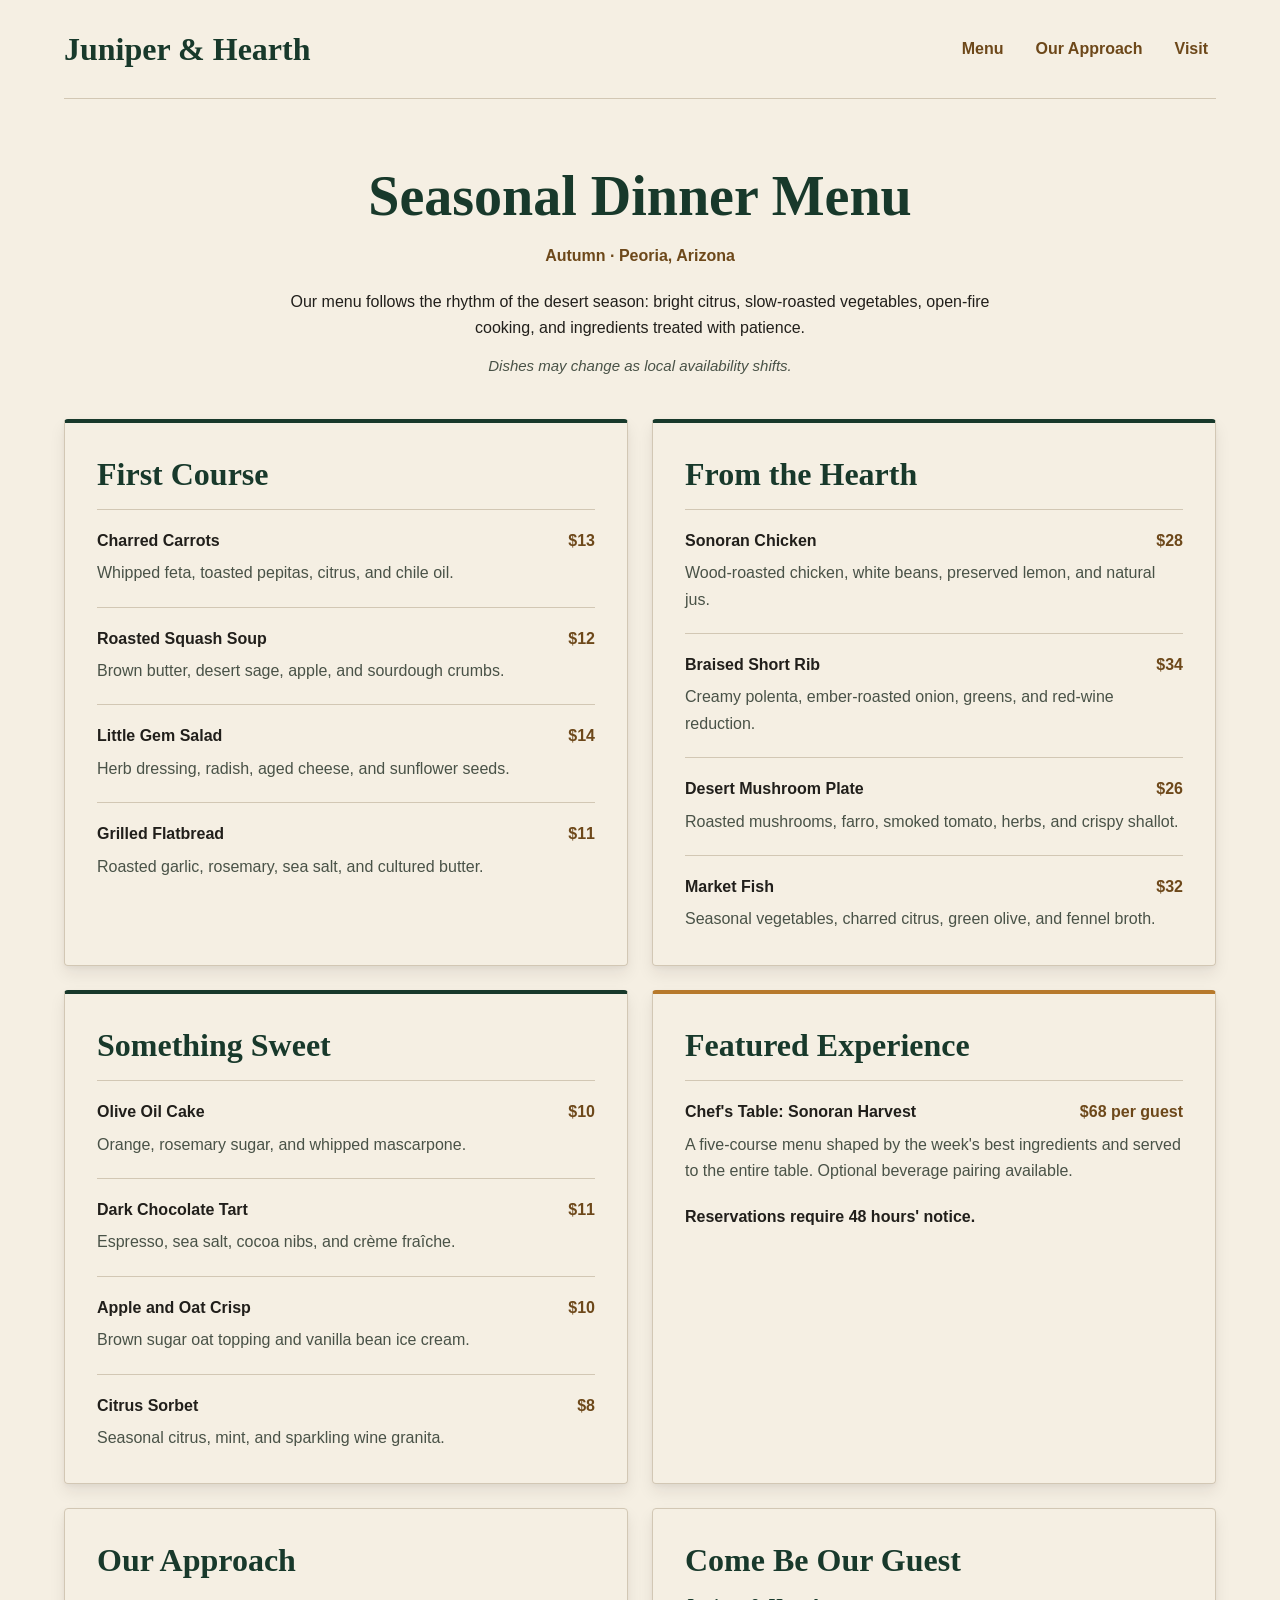
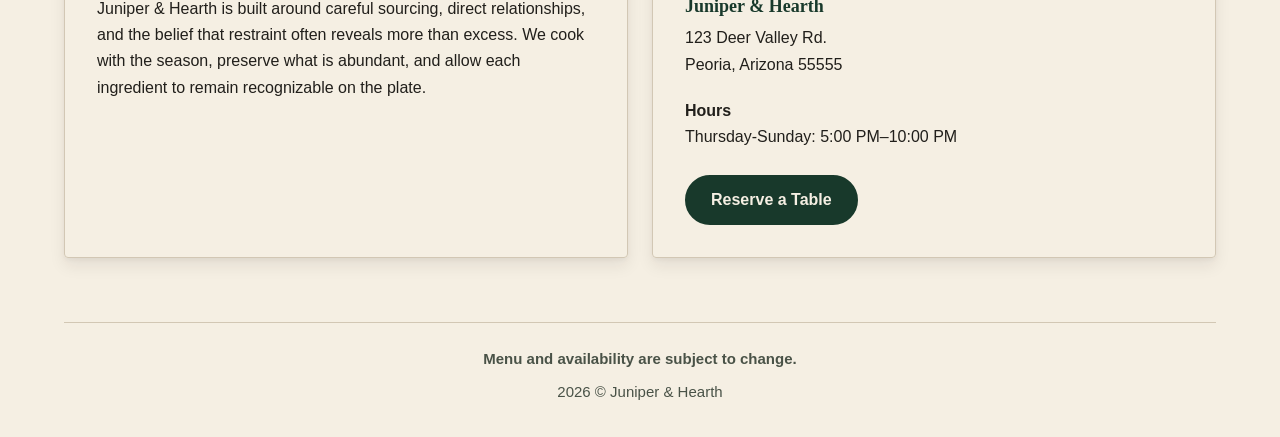
<file: index.html>
<!--
  Project: Seasonal Restaurant Menu
  File: index.html
  Author: Marco Bolden
  Purpose: Provides the semantic structure for the seasonal menu page.
-->

<!doctype html>
<html lang="en">
  <head>
    <meta charset="UTF-8" />
    <meta name="viewport" content="width=device-width, initial-scale=1.0" />
    <link rel="stylesheet" href="styles.css" />
    <title>Dinner Menu | Juniper & Hearth — Peoria, AZ</title>
  </head>
  <body>
    <!-- 1. Keyboard shortcut and primary navigation -->
    <a class="skip-link" href="#menu">Skip to menu</a>

    <header class="site-header">
      <p class="site-header__brand">Juniper &amp; Hearth</p>

      <nav class="site-nav" aria-label="Primary">
        <ul class="site-nav__list">
          <li><a class="site-nav__link" href="#menu">Menu</a></li>
          <li><a class="site-nav__link" href="#approach">Our Approach</a></li>
          <li><a class="site-nav__link" href="#visit">Visit</a></li>
        </ul>
      </nav>
    </header>

    <!-- 2. Menu introduction; tabindex allows skip-link focus without a Tab stop. -->
    <main class="menu" id="menu" tabindex="-1">
      <header class="menu-intro">
        <h1 class="menu-intro__title">Seasonal Dinner Menu</h1>

        <p class="menu-intro__location">
          Autumn <span aria-hidden="true">·</span> Peoria, Arizona
        </p>

        <p class="menu-intro__description">
          Our menu follows the rhythm of the desert season: bright citrus,
          slow-roasted vegetables, open-fire cooking, and ingredients treated
          with patience.
        </p>

        <p class="menu-intro__note">
          <em>Dishes may change as local availability shifts.</em>
        </p>
      </header>

      <!-- 3. Four menu cards: two columns on larger screens, one on smaller screens. -->
      <div class="menu__cards">
        <section class="menu-card" aria-labelledby="course-1">
          <h2 class="menu-card__title" id="course-1">First Course</h2>

          <dl class="menu-card__items">
            <div class="menu-card__item">
              <dt class="menu-card__item-heading">
                <span class="menu-card__name">Charred Carrots</span>
                <span class="menu-card__price">
                  <span class="visually-hidden">Price: </span>$13</span
                >
              </dt>

              <dd class="menu-card__description">
                Whipped feta, toasted pepitas, citrus, and chile oil.
              </dd>
            </div>

            <div class="menu-card__item">
              <dt class="menu-card__item-heading">
                <span class="menu-card__name">Roasted Squash Soup</span>
                <span class="menu-card__price"
                  ><span class="visually-hidden">Price: </span>$12</span
                >
              </dt>

              <dd class="menu-card__description">
                Brown butter, desert sage, apple, and sourdough crumbs.
              </dd>
            </div>

            <div class="menu-card__item">
              <dt class="menu-card__item-heading">
                <span class="menu-card__name">Little Gem Salad</span>
                <span class="menu-card__price"
                  ><span class="visually-hidden">Price: </span>$14</span
                >
              </dt>

              <dd class="menu-card__description">
                Herb dressing, radish, aged cheese, and sunflower seeds.
              </dd>
            </div>

            <div class="menu-card__item">
              <dt class="menu-card__item-heading">
                <span class="menu-card__name">Grilled Flatbread</span>
                <span class="menu-card__price"
                  ><span class="visually-hidden">Price: </span>$11</span
                >
              </dt>

              <dd class="menu-card__description">
                Roasted garlic, rosemary, sea salt, and cultured butter.
              </dd>
            </div>
          </dl>
        </section>

        <section class="menu-card" aria-labelledby="course-2">
          <h2 class="menu-card__title" id="course-2">From the Hearth</h2>

          <dl class="menu-card__items">
            <div class="menu-card__item">
              <dt class="menu-card__item-heading">
                <span class="menu-card__name">Sonoran Chicken</span>
                <span class="menu-card__price"
                  ><span class="visually-hidden">Price: </span>$28</span
                >
              </dt>

              <dd class="menu-card__description">
                Wood-roasted chicken, white beans, preserved lemon, and natural
                jus.
              </dd>
            </div>

            <div class="menu-card__item">
              <dt class="menu-card__item-heading">
                <span class="menu-card__name">Braised Short Rib</span>
                <span class="menu-card__price"
                  ><span class="visually-hidden">Price: </span>$34</span
                >
              </dt>

              <dd class="menu-card__description">
                Creamy polenta, ember-roasted onion, greens, and red-wine
                reduction.
              </dd>
            </div>

            <div class="menu-card__item">
              <dt class="menu-card__item-heading">
                <span class="menu-card__name">Desert Mushroom Plate</span>
                <span class="menu-card__price"
                  ><span class="visually-hidden">Price: </span>$26</span
                >
              </dt>

              <dd class="menu-card__description">
                Roasted mushrooms, farro, smoked tomato, herbs, and crispy
                shallot.
              </dd>
            </div>

            <div class="menu-card__item">
              <dt class="menu-card__item-heading">
                <span class="menu-card__name">Market Fish</span>
                <span class="menu-card__price"
                  ><span class="visually-hidden">Price: </span>$32</span
                >
              </dt>

              <dd class="menu-card__description">
                Seasonal vegetables, charred citrus, green olive, and fennel
                broth.
              </dd>
            </div>
          </dl>
        </section>

        <section class="menu-card" aria-labelledby="course-3">
          <h2 class="menu-card__title" id="course-3">Something Sweet</h2>

          <dl class="menu-card__items">
            <div class="menu-card__item">
              <dt class="menu-card__item-heading">
                <span class="menu-card__name">Olive Oil Cake</span>
                <span class="menu-card__price"
                  ><span class="visually-hidden">Price: </span>$10</span
                >
              </dt>

              <dd class="menu-card__description">
                Orange, rosemary sugar, and whipped mascarpone.
              </dd>
            </div>

            <div class="menu-card__item">
              <dt class="menu-card__item-heading">
                <span class="menu-card__name">Dark Chocolate Tart</span>
                <span class="menu-card__price"
                  ><span class="visually-hidden">Price: </span>$11</span
                >
              </dt>

              <dd class="menu-card__description">
                Espresso, sea salt, cocoa nibs, and crème fraîche.
              </dd>
            </div>

            <div class="menu-card__item">
              <dt class="menu-card__item-heading">
                <span class="menu-card__name">Apple and Oat Crisp</span>
                <span class="menu-card__price"
                  ><span class="visually-hidden">Price: </span>$10</span
                >
              </dt>

              <dd class="menu-card__description">
                Brown sugar oat topping and vanilla bean ice cream.
              </dd>
            </div>

            <div class="menu-card__item">
              <dt class="menu-card__item-heading">
                <span class="menu-card__name">Citrus Sorbet</span>
                <span class="menu-card__price"
                  ><span class="visually-hidden">Price: </span>$8</span
                >
              </dt>

              <dd class="menu-card__description">
                Seasonal citrus, mint, and sparkling wine granita.
              </dd>
            </div>
          </dl>
        </section>

        <section
          class="menu-card menu-card--featured"
          aria-labelledby="course-4">
          <h2 class="menu-card__title" id="course-4">Featured Experience</h2>

          <dl class="menu-card__items">
            <div class="menu-card__item">
              <dt class="menu-card__item-heading">
                <span class="menu-card__name"
                  >Chef's Table: Sonoran Harvest</span
                >
                <span class="menu-card__price"
                  ><span class="visually-hidden">Price: </span>$68 per
                  guest</span
                >
              </dt>

              <dd class="menu-card__description">
                A five-course menu shaped by the week's best ingredients and
                served to the entire table. Optional beverage pairing available.
              </dd>

              <dd class="menu-card__notice">
                <strong>Reservations require 48 hours' notice.</strong>
              </dd>
            </div>
          </dl>
        </section>
      </div>

      <!-- 4. Separate information cards, outside the four-card menu container. -->
      <div class="menu__information">
        <section
          class="info-card"
          id="approach"
          aria-labelledby="approach-title"
          tabindex="-1">
          <h2 class="info-card__title" id="approach-title">Our Approach</h2>

          <p>
            Juniper &amp; Hearth is built around careful sourcing, direct
            relationships, and the belief that restraint often reveals more than
            excess. We cook with the season, preserve what is abundant, and
            allow each ingredient to remain recognizable on the plate.
          </p>
        </section>

        <section
          class="info-card"
          id="visit"
          aria-labelledby="visit-title"
          tabindex="-1">
          <h2 class="info-card__title" id="visit-title">Come Be Our Guest</h2>

          <h3 class="info-card__name">Juniper &amp; Hearth</h3>

          <address class="info-card__address">
            <p>123 Deer Valley Rd.</p>
            <p>Peoria, Arizona 55555</p>
          </address>

          <dl class="info-card__hours">
            <dt class="info-card__hours-label">Hours</dt>

            <dd>
              Thursday-Sunday: <time datetime="17:00">5:00 PM</time>&ndash;<time
                datetime="22:00"
                >10:00 PM</time
              >
            </dd>
          </dl>

          <a class="info-card__reservation-link" href="reservation.html">
            Reserve a Table
          </a>
        </section>
      </div>
    </main>

    <!-- 5. Availability and attribution; no empty placeholder links. -->
    <footer class="site-footer">
      <p><strong>Menu and availability are subject to change.</strong></p>

      <p>2026 &copy; Juniper &amp; Hearth</p>
    </footer>
  </body>
</html>
</file>
<file: styles.css>
/*
  Project: Seasonal Restaurant Menu
  File: styles.css
  Author: Marco Bolden
  Purpose: Defines the layout, typography, responsive behavior,
           accessibility utilities, and visual styling for the menu page.
*/

/* Declaration groups within each selector:
   Layout: sizing, spacing, positioning, and Flexbox.
   Typography & Text: fonts, text color, alignment, wrapping, and list markers.
   Decoration & Visuals: backgrounds, borders, shadows, outlines, and clipping.
   Behavior & Motion: transforms, scrolling, transitions, and interaction controls.
   Hover/focus selectors keep their properties in the category each property belongs to.
   Primitive and semantic tokens retain their separate organization below.
*/

:root {
  /* ==========================================================================
     1. PRIMITIVE TOKENS (Raw Values)
     ========================================================================== */

  /* Palette */
  --warm-paper: #f5efe3;
  --deep-forest: #18392b;
  --dark-sage: #495247;
  --soft-sage: #71806f;
  --dark-harvest-gold: #6d481a;
  --harvest-gold: #b7792b;
  --dark-ink: #211f1b;
  --light-rule: #d2c7b4;

  /* Typography */
  --serif: Georgia, "Times New Roman", serif;
  --sans: Arial, Helvetica, sans-serif;

  /* ==========================================================================
     2. SEMANTIC TOKENS (Roles)
     Only shared design choices need variables; one-off measurements stay local.
     ========================================================================== */

  --color-page: var(--warm-paper);
  --color-text: var(--dark-ink);
  --color-muted: var(--dark-sage);
  --color-heading: var(--deep-forest);
  --color-link: var(--dark-harvest-gold);
  --color-rule: var(--light-rule);
  --color-accent: var(--harvest-gold);
  --color-focus: var(--deep-forest);
  --font-body: var(--sans);
  --font-heading: var(--serif);
  --layout-gap: 1.5rem;
  --card-padding: clamp(1.25rem, 3vw, 2rem);
}

/* ==========================================================================
   3. TARGETED RESET & DOCUMENT DEFAULTS
   ========================================================================== */
*,
*::before,
*::after {
  /* Layout */
  box-sizing: border-box;
}

body,
h1,
h2,
h3,
p,
ul,
dl,
dd {
  /* Layout */
  margin: 0;
}

body {
  /* Typography & Text */
  background-color: var(--color-page);
  color: var(--color-text);
  font-family: var(--font-body);
  font-size: 1rem;
  line-height: 1.65;
}

h1,
h2,
h3 {
  /* Typography & Text */
  color: var(--color-heading);
  font-family: var(--font-heading);
  line-height: 1.2;
}

h1 {
  /* Typography & Text */
  font-size: clamp(2rem, 5vw, 3.5rem);
}

h2 {
  /* Typography & Text */
  font-size: clamp(1.5rem, 3vw, 2rem);
}

h3 {
  /* Typography & Text */
  font-size: 1.125rem;
}

/* ==========================================================================
   4. KEYBOARD FOCUS & SCREEN-READER UTILITIES
   ========================================================================== */

:focus-visible {
  /* Decoration & Visuals */
  outline: 3px solid var(--color-focus);
  outline-offset: 5px;
}

/* Leave outline visible on in-page destinations after navigation. */
[id] {
  /* Behavior & Motion */
  scroll-margin-block-start: 1.5rem;
}

.visually-hidden {
  /* Layout */
  position: absolute;
  width: 1px;
  height: 1px;
  padding: 0;
  margin: -1px;
  overflow: hidden;

  /* Decoration & Visuals */
  white-space: nowrap;
  clip-path: inset(50%);
  border: 0;
}

.skip-link {
  /* Layout */
  position: absolute;
  inset-block-start: 1rem;
  inset-inline-start: 1rem;
  z-index: 1;
  padding: 0.75rem 1rem;

  /* Decoration & Visuals */
  background-color: var(--color-page);

  /* Behavior & Motion */
  transform: translateY(-200%);
}

.skip-link:focus {
  /* Behavior & Motion */
  transform: translateY(0);
}

/* ==========================================================================
   5. SHARED PAGE WIDTH & SITE NAVIGATION
   ========================================================================== */

.site-header,
.menu,
.site-footer {
  /* Layout */
  width: min(100% - 2rem, 72rem);
  margin-inline: auto;
}

.site-header {
  /* Layout */
  display: flex;
  flex-wrap: wrap;
  align-items: center;
  justify-content: space-between;
  gap: 1rem var(--layout-gap);
  padding-block: 1.5rem;

  /* Decorations & Visuals */
  border-block-end: 1px solid var(--color-rule);
}

.site-header__brand {
  /* Typography & Text */
  color: var(--color-heading);
  font-family: var(--font-heading);
  font-size: clamp(1.5rem, 4vw, 2rem);
  font-weight: 700;
  line-height: 1.2;
}

.site-nav {
  /* Layout */
  min-width: 0;
}

.site-nav__list {
  /* Layout */
  display: flex;
  flex-wrap: wrap;
  gap: 0.25rem 1rem;
  padding: 0;

  /* Typography & Text */
  list-style: none;
}

.site-nav__link {
  /* Layout */
  display: inline-flex;
  align-items: center;
  min-height: 44px;
  padding: 0.75rem 0.5rem;

  /* Typography & Text */
  color: var(--color-link);
  text-decoration: none;
  font-weight: 700;

  /* Decorations & Visuals */
  border-radius: 10px;
}

.site-nav__link:hover {
  /* Typography & Text */
  color: var(--color-muted);
}

/* ==========================================================================
   6. MENU INTRODUCTION
   ========================================================================== */
.menu {
  /* Layout */
  padding-block: clamp(2rem, 5vw, 4rem);
}

.menu-intro {
  max-width: 46rem;
  margin-block-end: 2.5rem;
  text-align: center;
  margin-inline: auto;
}

.menu-intro__location {
  /* Layout */
  margin-block-start: 0.75rem;

  /* Typography & Text */
  color: var(--color-link);
  font-weight: 700;
}

.menu-intro__description {
  /* Layout */
  margin-block-start: 1.25rem;
}

.menu-intro__note {
  /* Layout */
  margin-block-start: 0.75rem;

  /* Typography & Text */
  color: var(--color-muted);
  font-size: 0.9375rem;
}

/* ==========================================================================
   7. FOUR MENU CARDS — FLEXBOX ONLY
   Mobile first: one column. The media query creates exactly two columns.
   ========================================================================== */

.menu__cards {
  /* Layout */
  display: flex;
  flex-wrap: wrap;
  gap: var(--layout-gap);
  align-items: stretch;
}

.menu-card {
  /* Layout */
  flex: 0 0 100%;
  min-width: 0;
  padding: var(--card-padding);

  /* Decoration & Visuals */
  border: 1px solid var(--color-rule);
  border-block-start: 4px solid var(--color-heading);
  border-radius: 0.25rem;
  box-shadow:
    0 2px 4px rgba(33, 31, 27, 0.04),
    0 8px 16px rgba(33, 31, 27, 0.08);
}

.menu-card--featured {
  /* Decoration & Visuals */
  border-block-start-color: var(--color-accent);
}

.menu-card__title {
  /* Layout */
  padding-block-end: 1rem;

  /* Decorations & Visuals */
  border-block-end: 1px solid var(--color-rule);
}

.menu-card__item {
  /* Layout */
  padding-block-start: 1.25rem;
}

.menu-card__item + .menu-card__item {
  /* Layout */
  margin-block-start: 1.25rem;

  /* Decorations & Visuals */
  border-block-start: 1px solid var(--color-rule);
}

.menu-card__item-heading {
  /* Layout */
  display: flex;
  flex-wrap: wrap;
  align-items: baseline;
  justify-content: space-between;
  gap: 0.25rem 1rem;

  /* Typography & Text */
  font-weight: 700;
  line-height: 1.4;
}

.menu-card__name {
  /* Layout */
  flex: 1 1 12rem;
  min-width: 0;
}

.menu-card__price {
  /* Typography & Text */
  color: var(--color-link);
}

.menu-card__description {
  /* Layout */
  margin-block-start: 0.5rem;

  /* Typography & and Text */
  color: var(--color-muted);
}

.menu-card__notice {
  /* Layout */
  margin-block-start: 1.25rem;
}

/* ==========================================================================
   8. SEPARATE APPROACH & VISIT CARDS
   Natural wrapping lets these cards respond independently of the menu.
   ========================================================================== */

.menu__information {
  /* Layout */
  display: flex;
  flex-wrap: wrap;
  gap: var(--layout-gap);
  margin-block-start: var(--layout-gap);
}

.info-card {
  /* Layout */
  flex: 1 1 24rem;
  min-width: 0;
  padding: var(--card-padding);

  /* Decorations & Visuals */
  border: 1px solid var(--color-rule);
  border-radius: 0.25rem;
  box-shadow:
    0 2px 4px rgba(33, 31, 27, 0.04),
    0 8px 16px rgba(33, 31, 27, 0.08);
}

.info-card__title {
  /* Layout */
  margin-block-end: 1rem;
}

.info-card__name {
  /* Layout */
  margin-block-end: 0.5rem;
}

.info-card__address {
  /* Typography & Text */
  font-style: normal;
}

.info-card__hours {
  /* Layout */
  margin-block-start: 1.25rem;
}

.info-card__hours-label {
  /* Typography & Text */
  font-weight: 700;
}

/* Reservation link styled as a button */
.info-card__reservation-link {
  /* Layout */
  display: inline-flex;
  align-items: center;
  justify-content: center;
  min-height: 44px;
  max-width: 100%;
  margin-block-start: 1.5rem;
  padding: 0.75rem 1.5rem;

  /* Typography & Text */
  color: var(--warm-paper);
  font-family: var(--sans);
  font-size: 1rem;
  font-weight: 700;
  line-height: 1.4;
  text-align: center;
  text-decoration: none;

  /* Decorations & Visuals */
  border: 2px solid var(--deep-forest);
  border-radius: 999px;
  background-color: var(--deep-forest);
}

.info-card__reservation-link:hover {
  /* Decorations & Visuals */
  border-color: var(--dark-sage);
  background-color: var(--dark-sage);
}

.info-card__reservation-link:focus-visible {
  /* Decorations & Visuals */
  outline: 3px solid var(--deep-forest);
  outline-offset: 5px;
}

/* ==========================================================================
   9. FOOTER
   ========================================================================== */

.site-footer {
  /* Layout */
  padding-block: 1.5rem 2rem;

  /* Typography & Text */
  color: var(--color-muted);
  font-size: 0.9375rem;
  text-align: center;

  /* Decorations & Visuals */
  border-block-start: 1px solid var(--color-rule);
}

.site-footer p + p {
  /* Layout */
  margin-block-start: 0.5rem;
}

/* ==========================================================================
   10. TWO-COLUMN MENU LAYOUT
   Half the available width, minus half the shared gap. Never three columns.
   ========================================================================== */

@media (min-width: 48rem) {
  .menu-card {
    /* Layout */
    flex-basis: calc((100% - var(--layout-gap)) / 2);
  }
}
</file>
